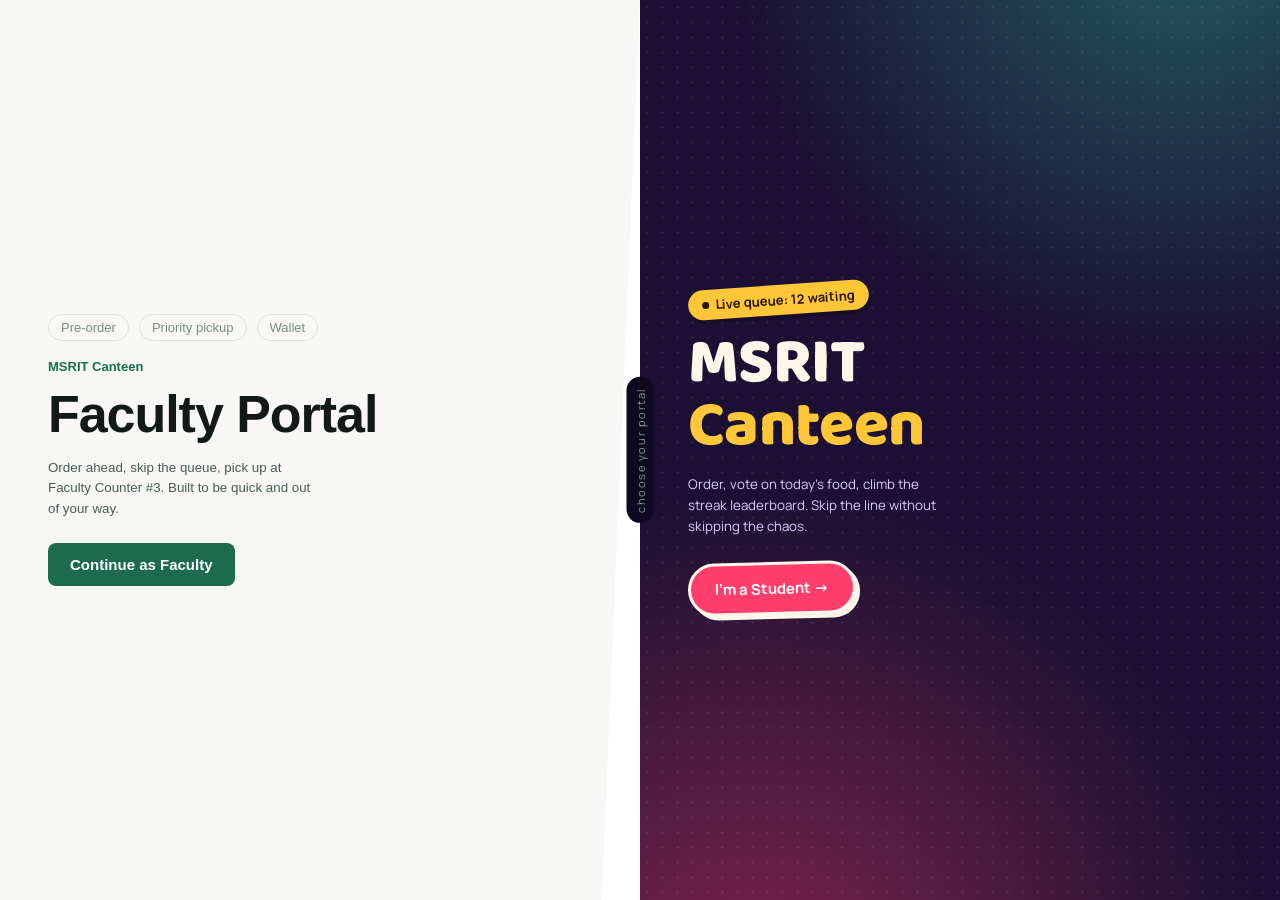
<file: index.html>
<!DOCTYPE html>
<html lang="en">
<head>
<meta charset="UTF-8">
<meta name="viewport" content="width=device-width, initial-scale=1, viewport-fit=cover">
<title>MSRIT Canteen</title>
<meta name="theme-color" content="#1B1033">
<link rel="manifest" href="manifest.json">
<link rel="icon" href="icons/icon-192.png">
<link rel="apple-touch-icon" href="icons/apple-touch-icon.png">
<link rel="preconnect" href="https://fonts.googleapis.com">
<link rel="preconnect" href="https://fonts.gstatic.com" crossorigin>
<link href="https://fonts.googleapis.com/css2?family=Inter:wght@400;500;600;700&family=Baloo+2:wght@500;700;800&family=Manrope:wght@400;600;700&display=swap" rel="stylesheet">
<style>
  :root {
    --f-bg:#F7F8F6; --f-ink:#121A17; --f-primary:#1C6B4F;
    --s-bg:#1B1033; --s-ink:#FFF6EA; --s-hot:#FF3E6C; --s-sun:#FFC737; --s-mint:#33E6B8;
  }
  * { box-sizing: border-box; }
  html, body { height: 100%; margin: 0; }
  body {
    font-family: 'Inter', system-ui, sans-serif;
    padding-top: env(safe-area-inset-top, 0px);
    padding-bottom: env(safe-area-inset-bottom, 0px);
    overflow: hidden;
  }
  .split { display: flex; height: 100vh; min-height: 560px; }
  @media (max-width: 760px) { .split { flex-direction: column; height: auto; min-height: auto; } }

  .panel {
    flex: 1; position: relative; display: flex; flex-direction: column;
    justify-content: center; padding: 48px; overflow: hidden; cursor: pointer;
    border: none; text-align: left; transition: flex .35s ease;
  }
  @media (max-width: 760px) { .panel { min-height: 50vh; padding: 36px 28px; } }
  .panel:hover, .panel:focus-visible { flex: 1.12; }
  @media (max-width: 760px) { .panel:hover, .panel:focus-visible { flex: 1; } }

  /* ---- Faculty half: calm ---- */
  .panel-faculty {
    background: var(--f-bg); color: var(--f-ink);
    clip-path: polygon(0 0, 100% 0, 94% 100%, 0 100%);
  }
  @media (max-width: 760px) {
    .panel-faculty { clip-path: polygon(0 0, 100% 0, 100% 88%, 0 100%); }
  }
  .panel-faculty .eyebrow { color: var(--f-primary); }
  .panel-faculty h2 { font-size: clamp(32px, 5vw, 52px); font-weight: 700; margin: 10px 0 14px; letter-spacing: -0.02em; }
  .panel-faculty p { color: #4B5A53; max-width: 36ch; line-height: 1.55; margin: 0 0 24px; }
  .panel-faculty .cta {
    background: var(--f-primary); color: #fff; border: none; padding: 13px 22px;
    border-radius: 8px; font: inherit; font-weight: 600; font-size: 15px; cursor: pointer;
  }
  .panel-faculty .cta:hover { background: #124B37; }
  .f-icon-row { display: flex; gap: 10px; margin-bottom: 18px; color: #7C8C84; font-size: 13px; }
  .f-icon-row span { border: 1px solid #DCE3DE; border-radius: 999px; padding: 5px 12px; }

  /* ---- Student half: loud ---- */
  .panel-student {
    background:
      radial-gradient(circle at 18% 112%, rgba(255,62,108,.45), transparent 45%),
      radial-gradient(circle at 85% -10%, rgba(51,230,184,.35), transparent 40%),
      var(--s-bg);
    color: var(--s-ink);
  }
  .panel-student::before {
    content: ""; position: absolute; inset: 0; opacity: .5; pointer-events: none;
    background-image: radial-gradient(rgba(255,255,255,.14) 1.4px, transparent 1.4px);
    background-size: 15px 15px;
  }
  .panel-student .sticker {
    position: relative; z-index: 1; display: inline-flex; align-items: center; gap: 6px;
    background: var(--s-sun); color: #2A1400; font-family: 'Manrope', sans-serif; font-weight: 700;
    font-size: 13px; padding: 6px 14px; border-radius: 999px; transform: rotate(-4deg);
    width: fit-content; margin-bottom: 18px; box-shadow: 0 4px 0 rgba(0,0,0,.18);
  }
  .panel-student .pulse { width: 7px; height: 7px; border-radius: 50%; background: #2A1400; animation: pulse 1.4s infinite; }
  @keyframes pulse { 50% { opacity: .25; } }
  .panel-student h2 {
    position: relative; z-index: 1; font-family: 'Baloo 2', sans-serif; font-weight: 800;
    font-size: clamp(38px, 6.5vw, 64px); line-height: .98; margin: 0 0 16px; letter-spacing: -0.01em;
  }
  .panel-student h2 em { font-style: normal; color: var(--s-sun); }
  .panel-student p {
    position: relative; z-index: 1; font-family: 'Manrope', sans-serif; color: #D8CBFA;
    max-width: 34ch; line-height: 1.55; margin: 0 0 26px;
  }
  .panel-student .cta {
    position: relative; z-index: 1; background: var(--s-hot); color: #fff; border: 3px solid var(--s-ink);
    padding: 13px 24px; border-radius: 999px; font-family: 'Manrope', sans-serif; font-weight: 700;
    font-size: 15px; cursor: pointer; transform: rotate(-1.5deg);
    box-shadow: 4px 4px 0 var(--s-ink);
  }
  .panel-student .cta:hover { transform: rotate(0deg) translate(-2px,-2px); box-shadow: 6px 6px 0 var(--s-ink); }

  .divider-label {
    position: absolute; top: 50%; left: 50%; transform: translate(-50%,-50%) rotate(-90deg);
    font-family: 'Manrope', sans-serif; font-size: 11px; letter-spacing: .14em; color: #8A94A0;
    background: #0E0820; padding: 6px 10px; border-radius: 999px; z-index: 2; white-space: nowrap;
  }
  @media (max-width: 760px) { .divider-label { transform: translate(-50%,-50%); top: 50%; } }

  .remembered {
    position: fixed; bottom: 14px; left: 50%; transform: translateX(-50%);
    background: #0E0820; color: #fff; font-family: 'Manrope', sans-serif; font-size: 13px;
    padding: 9px 16px; border-radius: 999px; z-index: 3; display: none; align-items: center; gap: 8px;
    box-shadow: 0 6px 20px rgba(0,0,0,.3);
  }
  .remembered a { color: var(--s-sun); font-weight: 700; text-decoration: none; }
  @media (prefers-reduced-motion: reduce) { .pulse { animation: none; } }
</style>
</head>
<body>

<div class="split">
  <button class="panel panel-faculty" onclick="choose('faculty')" aria-label="Continue as Faculty">
    <div class="f-icon-row"><span>Pre-order</span><span>Priority pickup</span><span>Wallet</span></div>
    <div class="eyebrow" style="font-size:13px;font-weight:600">MSRIT Canteen</div>
    <h2>Faculty Portal</h2>
    <p>Order ahead, skip the queue, pick up at Faculty Counter #3. Built to be quick and out of your way.</p>
    <span class="cta">Continue as Faculty</span>
  </button>

  <button class="panel panel-student" onclick="choose('student')" aria-label="Continue as Student">
    <span class="sticker"><span class="pulse"></span> Live queue: 12 waiting</span>
    <h2>MSRIT<br><em>Canteen</em></h2>
    <p>Order, vote on today's food, climb the streak leaderboard. Skip the line without skipping the chaos.</p>
    <span class="cta">I'm a Student →</span>
  </button>

  <div class="divider-label">choose your portal</div>
</div>

<div class="remembered" id="rememberedBar"></div>

<script>
  function choose(role) {
    localStorage.setItem('msrit_role', role);
    window.location.href = role === 'faculty' ? 'faculty/index.html' : 'student/index.html';
  }
  (function () {
    const last = localStorage.getItem('msrit_role');
    if (!last) return;
    const bar = document.getElementById('rememberedBar');
    const label = last === 'faculty' ? 'Faculty' : 'Student';
    const href = last === 'faculty' ? 'faculty/index.html' : 'student/index.html';
    bar.innerHTML = `Last time you used <b>${label}</b> &nbsp;·&nbsp; <a href="${href}">Jump back in</a>`;
    bar.style.display = 'flex';
  })();
  if ('serviceWorker' in navigator) {
    window.addEventListener('load', () => navigator.serviceWorker.register('service-worker.js').catch(() => {}));
  }
</script>
</body>
</html>
</file>
